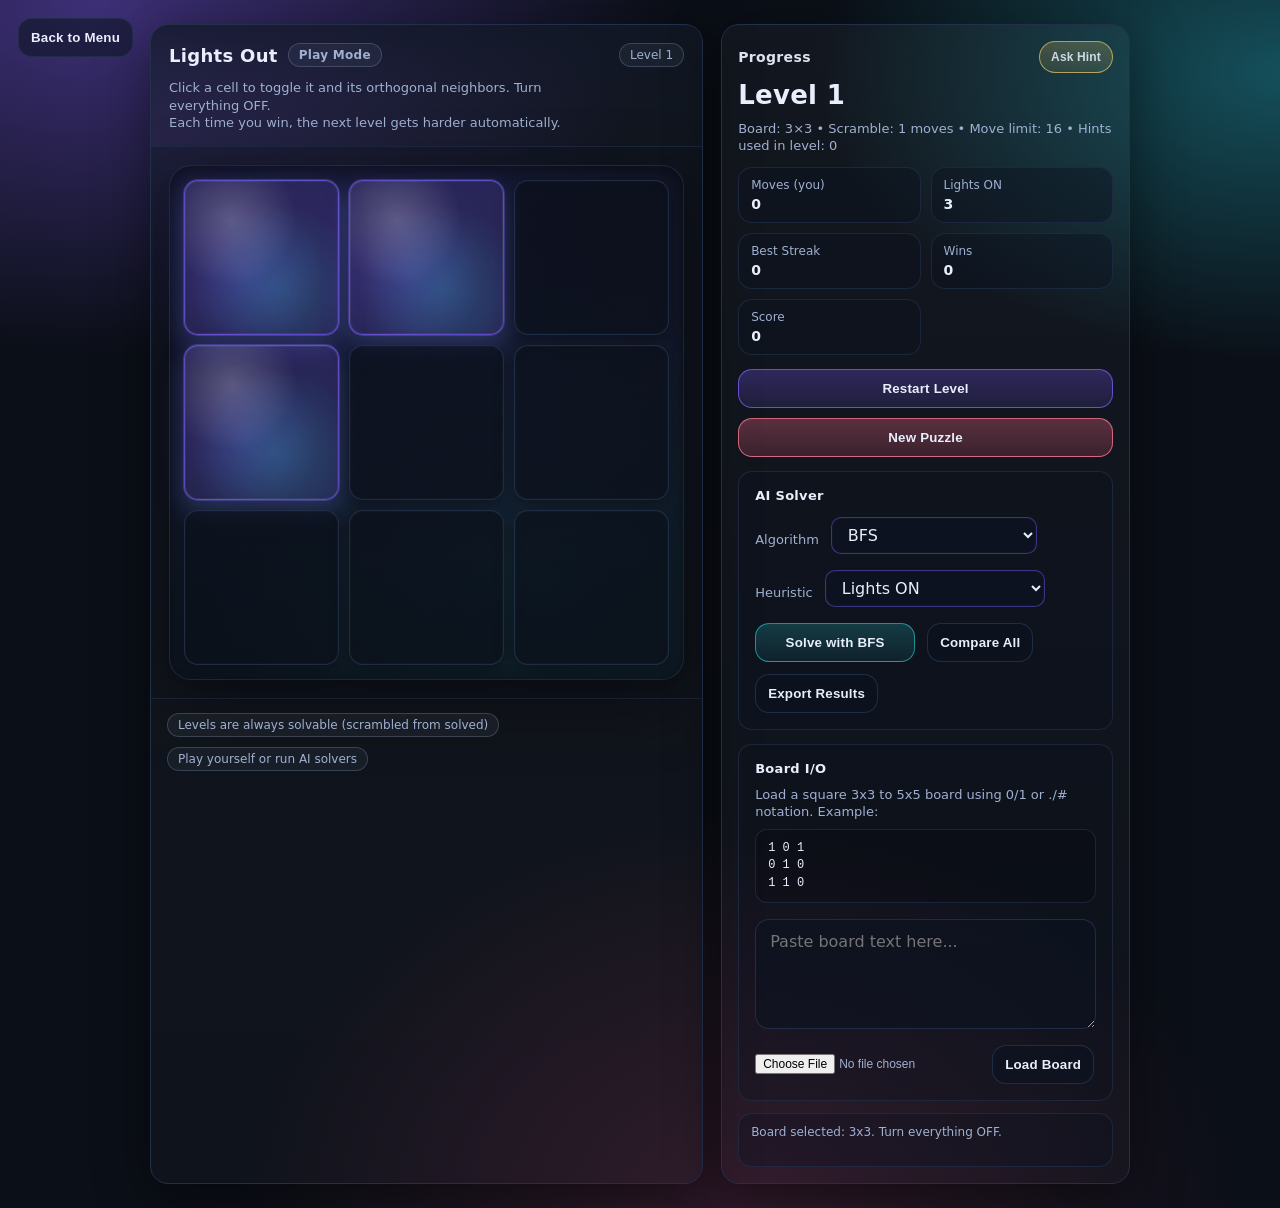
<file: lights-outnai/index.html>
<!doctype html>
<html lang="en">
<head>
  <meta charset="utf-8" />
  <meta name="viewport" content="width=device-width,initial-scale=1" />
  <title>Lights Out - Play Mode</title>
  <link rel="stylesheet" href="./assets/styles/main.css" />
</head>
<body>
  <div class="app" id="gameScreen">
    <button class="btn backFloating" id="backBtn">Back to Menu</button>

    <div class="card">
      <div class="header">
        <div>
          <div class="title">
            <h1>Lights Out <span class="badge">Play Mode</span></h1>
            <p class="subtitle">
              Click a cell to toggle it and its orthogonal neighbors. Turn everything OFF.<br>
              Each time you win, the next level gets harder automatically.
            </p>
          </div>
        </div>
        <div class="badge" id="status">Level 1</div>
      </div>

      <div class="gridWrap">
        <div class="grid" id="grid" style="--n:3"></div>
      </div>

      <div class="footerNote">
        <span class="pill">Levels are always solvable (scrambled from solved)</span>
        <span class="pill">Play yourself or run AI solvers</span>
      </div>
    </div>

    <div class="card panel">
      <div class="panelTopBar">
        <h2>Progress</h2>
        <button class="btn hint hintMini" id="hintBtn" title="Ask for a subtle hint">
          Ask Hint
        </button>
      </div>

      <div class="big" id="levelTitle">Level 1</div>
      <div class="muted" id="levelDesc">
        Board: 3×3 • Scramble: 6 moves • Move limit: 10 • Hints used in level: <span id="hintsStat">0</span>
      </div>

      <div class="stats">
        <div class="stat">
          <div class="k">Moves (you)</div>
          <div class="v" id="movesStat">0</div>
        </div>
        <div class="stat">
          <div class="k">Lights ON</div>
          <div class="v" id="onStat">0</div>
        </div>
        <div class="stat">
          <div class="k">Best Streak</div>
          <div class="v" id="bestStat">0</div>
        </div>
        <div class="stat">
          <div class="k">Wins</div>
          <div class="v" id="winsStat">0</div>
        </div>
        <div class="stat">
          <div class="k">Score</div>
          <div class="v" id="scoreStat">0</div>
        </div>
      </div>

      <div class="buttons">
        <button class="btn primary" id="restartBtn">Restart Level</button>
        <button class="btn danger" id="newBtn">New Puzzle</button>
      </div>

      <div class="aiSection">
        <h3>AI Solver</h3>

        <div class="aiActionRow">
          <label for="algorithmSelect" class="muted">Algorithm</label>
          <select id="algorithmSelect">
            <option value="bfs">BFS</option>
            <option value="dfs">DFS</option>
            <option value="ids">Iterative Deepening</option>
            <option value="ucs">Uniform Cost</option>
            <option value="greedy">Greedy</option>
            <option value="astar">A*</option>
            <option value="weighted-astar">Weighted A*</option>
          </select>
        </div>

        <div class="aiActionRow">
          <label for="heuristicSelect" class="muted">Heuristic</label>
          <select id="heuristicSelect">
            <option value="lights-on">Lights ON</option>
            <option value="active-lines">Active Rows + Cols</option>
            <option value="center-weighted">Center Weighted</option>
          </select>
        </div>

        <div class="aiActionRow">
          <button class="btn ai" id="solveBfsBtn">Solve Selected</button>
          <button class="btn" id="compareAllBtn">Compare All</button>
          <button class="btn" id="exportResultsBtn">Export Results</button>
          <div class="muted" id="aiStatus"></div>
        </div>

        <div id="aiResultPanel" class="hidden">
          <div class="aiStepControls">
            <div class="muted aiStepMeta" id="aiStepMeta">Step - / -</div>
            <button class="btn" id="aiPrevBtn" disabled>Previous AI Move</button>
            <button class="btn" id="aiNextBtn" disabled>Next AI Move</button>
          </div>

          <div class="stats aiStats">
            <div class="stat">
              <div class="k">Method</div>
              <div class="v" id="aiMethodStat">-</div>
            </div>
            <div class="stat">
              <div class="k">AI Moves</div>
              <div class="v" id="aiMovesStat">-</div>
            </div>
            <div class="stat">
              <div class="k">Time (ms)</div>
              <div class="v" id="aiTimeStat">-</div>
            </div>
            <div class="stat">
              <div class="k">Visited</div>
              <div class="v" id="aiVisitedStat">-</div>
            </div>
            <div class="stat">
              <div class="k">Expanded</div>
              <div class="v" id="aiExpandedStat">-</div>
            </div>
            <div class="stat">
              <div class="k">Max Queue</div>
              <div class="v" id="aiQueueStat">-</div>
            </div>
            <div class="stat">
              <div class="k">Memory</div>
              <div class="v" id="aiMemoryStat">-</div>
            </div>
          </div>

          <div class="aiNextLevelRow hidden" id="aiNextLevelRow">
            <button class="btn primary" id="nextLevelBtn">Go to Next Level</button>
          </div>
        </div>

        <div id="comparisonPanel" class="comparisonPanel hidden">
          <div class="comparisonHeader">
            <h4>Algorithm Comparison</h4>
            <div class="muted">Current board only</div>
          </div>

          <div class="comparisonTableWrap">
            <table class="comparisonTable">
              <thead>
                <tr>
                  <th>Method</th>
                  <th>Solved</th>
                  <th>Depth</th>
                  <th>Time (ms)</th>
                  <th>Visited</th>
                  <th>Expanded</th>
                  <th>Max Queue</th>
                  <th>Memory</th>
                </tr>
              </thead>
              <tbody id="comparisonBody"></tbody>
            </table>
          </div>
        </div>
      </div>

      <div class="ioSection">
        <h3>Board I/O</h3>
        <p class="muted ioHelp">
          Load a square 3x3 to 5x5 board using 0/1 or ./# notation. Example:
        </p>
        <pre class="ioExample">1 0 1
0 1 0
1 1 0</pre>

        <textarea id="boardTextInput" class="boardTextInput" placeholder="Paste board text here..."></textarea>

        <div class="ioActions">
          <input type="file" id="boardFileInput" accept=".txt,text/plain" />
          <button class="btn" id="loadBoardBtn">Load Board</button>
        </div>
      </div>

      <div class="toast" id="toast">
        Beat a level to increase difficulty automatically.
      </div>
    </div>
  </div>

  <script type="module" src="./js/app.js"></script>
</body>
</html>
</file>
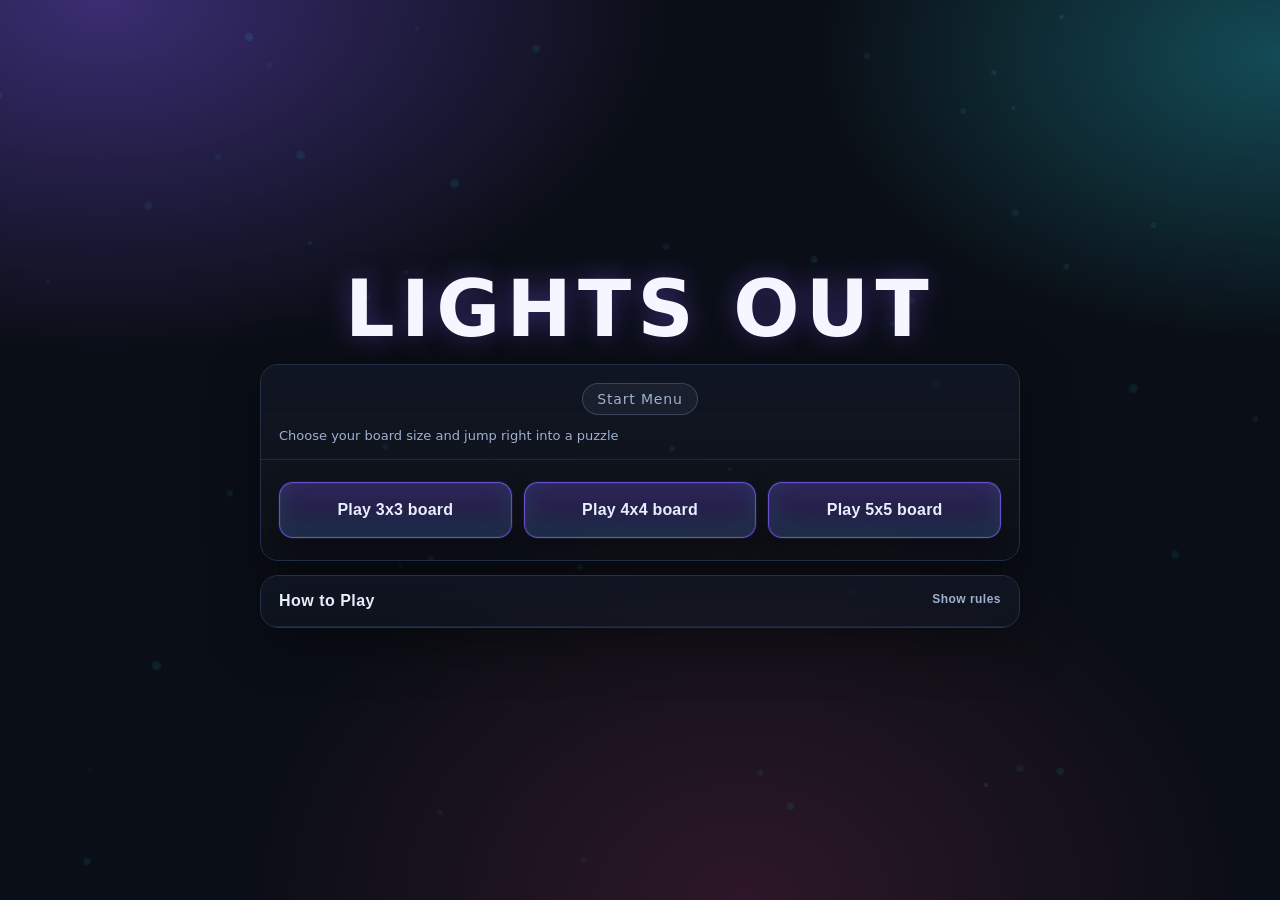
<file: lights-outnai/homepage.html>
<!doctype html>
<html lang="en">
<head>
  <meta charset="utf-8" />
  <meta name="viewport" content="width=device-width,initial-scale=1" />
  <title>Lights Out - Start Menu</title>
  <link rel="stylesheet" href="./assets/styles/main.css" />
</head>
<body class="menuHome">
  <canvas class="menuBackdrop" id="menuBackdrop" aria-hidden="true"></canvas>

  <div class="menuScreen" id="menuScreen">
    <div class="menuHero">
      <h1>Lights Out</h1>
    </div>

    <div class="card menuCard">
      <div class="header menuHeader">
        <div class="title menuTitle">
          <div class="badge menuBadge">Start Menu</div>
          <p class="subtitle menuSubtitle">
            Choose your board size and jump right into a puzzle
          </p>
        </div>
      </div>

      <div class="menuChoices">
        <button class="btn primary sizeChoice" data-size="3">Play 3x3 board</button>
        <button class="btn primary sizeChoice" data-size="4">Play 4x4 board</button>
        <button class="btn primary sizeChoice" data-size="5">Play 5x5 board</button>
      </div>
    </div>

    <div class="card howToCard">
      <button class="howToToggle" id="howToToggle" aria-expanded="false" aria-controls="howToContent">
        How to Play
      </button>

      <div class="howToContent" id="howToContent" hidden>
        
        <div class="howToSteps">
          <div class="howToStep">
            <div class="howToStepNum">1</div>
            <div>
              <h3>Pick a board</h3>
              <p>Start with 3×3 if you want something quick, then move up to 4×4 or 5×5 for a harder puzzle.</p>
            </div>
          </div>

          <div class="howToStep">
            <div class="howToStepNum">2</div>
            <div>
              <h3>Click lights</h3>
              <p>Press a cell to toggle it plus the four adjacent cells in a cross pattern.</p>
              <p>The board is solved when every square is dark, so you can use the pattern to work out the moves step by step.</p>
            </div>
          </div>

          <div class="howToStep">
            <div class="howToStepNum">3</div>
            <div>
              <h3>Finish the grid</h3>
              <p>Keep going until all lights are off. If you get stuck, use <strong>Ask Hint</strong> or try an AI solver.</p>
            </div>
          </div>
        </div>

        <div class="howToTips">
          <div class="howToTip">
            <strong>Tip:</strong> Order does not matter, so you can experiment freely.
          </div>
          <div class="howToTip">
            <strong>Tip:</strong> Clicking the same cell twice cancels itself out.
          </div>
          <div class="howToTip">
            <strong>Tip:</strong> If you get stuck, try solving row by row from the top, then use the AI solver or a hint.
          </div>
        </div>
      </div>
    </div>
  </div>

  <script type="module" src="./js/homepage.js"></script>
</body>
</html>
</file>
<file: lights-outnai/assets/styles/main.css>
:root{
  --bg:#0b0f17;
  --panel:#0f1624;
  --text:#e8eefc;
  --muted:#9fb0d0;
  --line:#22304a;
  --accent:#7c5cff;
  --accent2:#2de2e6;
  --danger:#ff4d6d;
  --ok:#2bd576;
  --shadow: 0 12px 55px rgba(0,0,0,.45);
  --radius:18px;
}
*{box-sizing:border-box}
body{
  margin:0;
  font-family: ui-sans-serif, system-ui, -apple-system, Segoe UI, Roboto, Helvetica, Arial;
  background:
    radial-gradient(1100px 680px at 8% 0%, rgba(67,51,130,.90), transparent 52%),
    radial-gradient(900px 560px at 100% 6%, rgba(24,104,116,.72), transparent 52%),
    radial-gradient(900px 700px at 58% 100%, rgba(74,32,55,.58), transparent 56%),
    radial-gradient(700px 420px at 50% 50%, rgba(10,13,24,.05), transparent 62%),
    var(--bg);
  color:var(--text);
  min-height:100vh;
  display:flex;
  align-items:center;
  justify-content:center;
  padding:24px;
}

body.menuHome{
  overflow-x:hidden;
  overflow-y:auto;
  background:
    radial-gradient(1100px 680px at 8% 0%, rgba(67,51,130,.90), transparent 52%),
    radial-gradient(900px 560px at 100% 6%, rgba(24,104,116,.72), transparent 52%),
    radial-gradient(900px 700px at 58% 100%, rgba(74,32,55,.58), transparent 56%),
    radial-gradient(700px 420px at 50% 50%, rgba(10,13,24,.05), transparent 62%),
    var(--bg);
}

body.menuHome .menuBackdrop{
  position:fixed;
  inset:0;
  width:100%;
  height:100%;
  z-index:0;
  pointer-events:none;
  opacity:.55;
}

body.menuHome .menuScreen{
  position:relative;
  z-index:1;
}

.app{
  width:min(980px, 100%);
  display:grid;
  grid-template-columns: 1.15fr .85fr;
  gap:18px;
}

.backFloating{
  position:fixed;
  top:18px;
  left:18px;
  z-index:20;
  width:auto;
  padding:10px 14px;
}
.hidden{display:none !important;}

.menuScreen{
  width:min(760px, 100%);
}

.menuHero{
  text-align:center;
  margin-bottom:18px;
}

.menuHero h1{
  margin:0;
  font-size:clamp(44px, 10vw, 78px);
  line-height:.95;
  letter-spacing:.08em;
  text-transform:uppercase;
  font-weight:900;
  color:#f4f7ff;
  text-shadow:
    0 0 26px rgba(124,92,255,.42),
    0 12px 30px rgba(0,0,0,.35);
}

.menuCard{
  display:flex;
  flex-direction:column;
  border-color: rgba(45,226,230,.20);
  box-shadow:
    0 0 0 1px rgba(45,226,230,.08),
    0 18px 60px rgba(0,0,0,.42),
    0 0 35px rgba(124,92,255,.12);
}

.menuHeader{
  justify-content:center;
}

.menuTitle{
  width:100%;
  text-align:center;
}

.menuBadge{
  margin:0 auto;
  font-size:14px;
  padding:7px 14px;
  letter-spacing:.05em;
}

.menuSubtitle{
  margin:12px 0 0;
  width:100%;
  font-size:16px;
  text-align:left;
}

.menuChoices{
  display:grid;
  grid-template-columns: repeat(3, 1fr);
  gap:12px;
  padding:22px 18px;
}

.sizeChoice{
  min-height:56px;
  font-size:16px;
  position:relative;
  overflow:hidden;
  isolation:isolate;
  letter-spacing:0;
  text-transform:none;
  display:block;
  padding:0 16px;
  border:1px solid rgba(45,226,230,.42);
  background:
    linear-gradient(180deg, rgba(124,92,255,.18), rgba(15,22,36,.82));
  box-shadow:
    inset 0 0 0 1px rgba(255,255,255,.04),
    inset 0 -14px 24px rgba(45,226,230,.10),
    0 0 0 1px rgba(124,92,255,.12),
    0 14px 30px rgba(0,0,0,.28);
}

.sizeChoice::before{
  content:"";
  position:absolute;
  inset:0;
  border-radius:inherit;
  background:
    radial-gradient(140px 90px at 50% 90%, rgba(255,255,255,.30), transparent 58%),
    radial-gradient(170px 120px at 50% 100%, rgba(45,226,230,.24), transparent 65%),
    linear-gradient(180deg, rgba(255,255,255,.06), transparent 55%);
  opacity:0;
  transition: opacity .22s ease;
  pointer-events:none;
  z-index:0;
}

.sizeChoice > *{
  position:relative;
  z-index:1;
}

.sizeChoice:hover,
.sizeChoice:focus-visible{
  border-color: rgba(45,226,230,.86);
  background:
    linear-gradient(180deg, rgba(124,92,255,.32), rgba(45,226,230,.22));
  box-shadow:
    inset 0 0 18px rgba(255,255,255,.12),
    inset 0 -16px 28px rgba(45,226,230,.24),
    0 0 0 1px rgba(45,226,230,.38),
    0 0 30px rgba(45,226,230,.34),
    0 10px 26px rgba(0,0,0,.28);
}

.sizeChoice:hover::before,
.sizeChoice:focus-visible::before{
  opacity:1;
}

.sizeChoice:active{
  transform:translateY(1px);
}

.sizeChoice:focus-visible{
  outline:none;
  box-shadow:
    inset 0 0 18px rgba(255,255,255,.12),
    inset 0 -16px 28px rgba(45,226,230,.24),
    0 0 0 1px rgba(45,226,230,.38),
    0 0 30px rgba(45,226,230,.34),
    0 0 0 3px rgba(45,226,230,.12),
    0 10px 26px rgba(0,0,0,.28);
}

.howToCard{
  margin-top:14px;
  border-color: rgba(45,226,230,.14);
  box-shadow: 0 14px 45px rgba(0,0,0,.28);
}

.howToToggle{
  width:100%;
  text-align:left;
  border:none;
  border-bottom:1px solid rgba(34,48,74,.7);
  background:linear-gradient(180deg, rgba(15,22,36,.75), rgba(15,22,36,.25));
  color:var(--text);
  padding:16px 18px;
  font-size:16px;
  font-weight:800;
  letter-spacing:.03em;
  cursor:pointer;
}

.howToToggle::after{
  content:"Show rules";
  float:right;
  font-size:12px;
  color:var(--muted);
  font-weight:600;
}

.howToToggle[aria-expanded="true"]::after{
  content:"Hide rules";
}

.howToContent{
  padding:18px;
  color:var(--muted);
  font-size:14px;
  line-height:1.5;
}

.howToLead{
  margin:0 0 14px;
  color:var(--text);
  font-size:15px;
  line-height:1.55;
}

.howToSteps{
  display:grid;
  gap:12px;
  margin-bottom:14px;
}

.howToStep{
  display:grid;
  grid-template-columns: 36px 1fr;
  gap:12px;
  align-items:start;
  padding:12px 14px;
  border:1px solid rgba(34,48,74,.72);
  border-radius:14px;
  background:linear-gradient(180deg, rgba(15,22,36,.72), rgba(15,22,36,.34));
}

.howToStepNum{
  width:36px;
  height:36px;
  display:flex;
  align-items:center;
  justify-content:center;
  border-radius:999px;
  background:linear-gradient(180deg, rgba(124,92,255,.34), rgba(45,226,230,.20));
  border:1px solid rgba(45,226,230,.28);
  color:#f4f7ff;
  font-weight:800;
  font-size:14px;
}

.howToStep h3{
  color:var(--text);
  margin:0 0 4px;
  font-size:15px;
}

.howToStep p{
  margin:0;
}

.howToTips{
  display:grid;
  gap:10px;
}

.howToTip{
  padding:11px 14px;
  border-radius:12px;
  border:1px solid rgba(255,255,255,.06);
  background:rgba(255,255,255,.03);
  color:var(--muted);
}

.howToContent strong{
  color:var(--text);
}

@media (max-width: 900px){
  .app{grid-template-columns:1fr}
  .menuChoices{grid-template-columns:1fr}
  .menuHero h1{font-size:clamp(36px, 14vw, 56px)}
  .backFloating{
    top:12px;
    left:12px;
    padding:9px 12px;
    font-size:13px;
  }
}

.card{
  background:linear-gradient(180deg, rgba(255,255,255,.03), rgba(255,255,255,.015));
  border:1px solid var(--line);
  border-radius:var(--radius);
  box-shadow: var(--shadow);
  overflow:hidden;
}

.header{
  padding:18px 18px 14px;
  display:flex;
  align-items:flex-start;
  justify-content:space-between;
  gap:12px;
  border-bottom:1px solid rgba(34,48,74,.7);
  background:linear-gradient(180deg, rgba(15,22,36,.75), rgba(15,22,36,.25));
}

.title h1{
  margin:0;
  font-size:18px;
  letter-spacing:.3px;
  display:flex;
  align-items:center;
  gap:10px;
}

.subtitle{
  margin:12px 0 0;
  color:var(--muted);
  font-size:13px;
  line-height:1.35;
  max-width: 72ch;
}

.badge{
  font-size:12px;
  color:var(--muted);
  border:1px solid rgba(159,176,208,.25);
  background:rgba(159,176,208,.07);
  padding:4px 10px;
  border-radius:999px;
  width:max-content;
  white-space:nowrap;
}

.badge.good{
  border-color: rgba(43,213,118,.55);
  background: rgba(43,213,118,.10);
  color: var(--ok);
  font-weight:700;
}

.menuTitle .menuBadge{
  font-size:14px;
  padding:7px 14px;
  letter-spacing:.06em;
}

.gridWrap{
  padding:18px;
  display:flex;
  justify-content:center;
  align-items:center;
  background:linear-gradient(180deg, rgba(12,19,32,.5), rgba(12,19,32,.15));
}

.grid{
  --n:5;
  display:grid;
  grid-template-columns: repeat(var(--n), 1fr);
  grid-template-rows: repeat(var(--n), 1fr);
  gap:10px;
  width:min(520px, 92vw);
  aspect-ratio: 1 / 1;
  padding:14px;
  border-radius:22px;
  border:1px solid rgba(34,48,74,.7);
  background: radial-gradient(900px 600px at 40% 20%, rgba(124,92,255,.10), transparent 60%),
              radial-gradient(700px 500px at 70% 80%, rgba(45,226,230,.08), transparent 60%),
              rgba(15,22,36,.55);
  box-shadow: inset 0 8px 16px rgba(0,0,0,.3), inset 0 -4px 12px rgba(0,0,0,.2), 0 20px 70px rgba(0,0,0,.40);
}

.cell{
  width:100%;
  height:100%;
  min-width:0;
  min-height:0;
  border-radius:14px;
  border:1px solid rgba(34,48,74,.9);
  background:rgba(10,14,24,.65);
  box-shadow:
    inset 0 0 0 1px rgba(255,255,255,.02),
    0 6px 18px rgba(0,0,0,.35);
  cursor:pointer;
  position:relative;
  transition: transform .08s ease, background .2s ease, border-color .2s ease, box-shadow .2s ease;
  outline:none;
}

.cell:active{ transform: translateY(1px) scale(.99); }

.cell.on{
  background:
    radial-gradient(120px 120px at 30% 25%, rgba(255,255,255,.22), transparent 55%),
    radial-gradient(140px 140px at 60% 70%, rgba(45,226,230,.20), transparent 60%),
    radial-gradient(120px 120px at 40% 60%, rgba(124,92,255,.24), transparent 62%),
    rgba(124,92,255,.18);
  border-color: rgba(124,92,255,.65);
  box-shadow:
    0 0 0 1px rgba(124,92,255,.35),
    0 12px 30px rgba(124,92,255,.20),
    0 10px 24px rgba(45,226,230,.08),
    inset 0 0 0 1px rgba(255,255,255,.06);
}

.cell.hint{
  border-color: rgba(255,214,102,.88);
  box-shadow:
    0 0 0 1px rgba(255,214,102,.55),
    0 0 20px rgba(255,214,102,.32),
    inset 0 0 0 1px rgba(255,255,255,.10);
}

.panel{
  padding:16px;
}

.panelTopBar{
  display:flex;
  align-items:center;
  justify-content:space-between;
  gap:12px;
  margin-bottom:8px;
}

.panel h2{
  margin:0;
  font-size:14px;
  letter-spacing:.35px;
  color:var(--text);
  opacity:.95;
}

.big{
  font-size:26px;
  font-weight:800;
  letter-spacing:.3px;
  margin:2px 0 10px;
  line-height:1.1;
}

.muted{
  color:var(--muted);
  font-size:13px;
  line-height:1.35;
}

.stats{
  display:grid;
  grid-template-columns: 1fr 1fr;
  gap:10px;
  margin-top:12px;
}

.stat{
  border:1px solid rgba(34,48,74,.7);
  background: rgba(12,19,32,.45);
  border-radius:14px;
  padding:10px 12px;
}

.stat .k{
  font-size:12px;
  color:var(--muted);
  margin-bottom:4px;
}

.stat .v{
  font-size:14px;
  font-weight:800;
  letter-spacing:.2px;
}

.buttons{
  display:grid;
  grid-template-columns: 1fr;
  gap:10px;
  margin-top:14px;
}

.aiSection{
  margin-top:14px;
  padding:16px;
  border:1px solid rgba(34,48,74,.7);
  border-radius:14px;
  background:rgba(12,19,32,.36);
}

.aiSection h3{
  margin:0 0 14px;
  font-size:13px;
  letter-spacing:.3px;
}

.aiSection .muted{
  margin-top:9px;
}

#aiStatus{
  margin-top:0;
  display:flex;
  align-items:center;
  flex-wrap:wrap;
  gap:8px;
  min-height:38px;
}

.aiSolvedHighlight{
  display:inline-flex;
  align-items:center;
  padding:7px 11px;
  border-radius:999px;
  border:1px solid rgba(138,214,172,.52);
  background: rgba(148,225,183,.20);
  color:#dbf8e8;
  font-weight:800;
  letter-spacing:.25px;
}

.aiActionRow{
  display:flex;
  align-items:center;
  gap:12px;
  flex-wrap:wrap;
  margin-top:12px;
}

.aiActionRow:first-of-type{
  margin-top:0;
}

.aiActionRow + .aiActionRow{
  margin-top:16px;
}

.btn.ai{
  border-color: rgba(45,226,230,.55);
  background: linear-gradient(180deg, rgba(45,226,230,.2), rgba(45,226,230,.08));
  min-width:160px;
}

.btn.ai:disabled{
  border-color: rgba(138,214,172,.55);
  background: linear-gradient(180deg, rgba(148,225,183,.28), rgba(148,225,183,.14));
  color:#dff6ea;
  cursor:not-allowed;
  box-shadow:none;
}

.aiStats{
  margin-top:14px;
}

.aiStepControls{
  margin-top:14px;
  display:grid;
  grid-template-columns: 1fr 1fr;
  gap:10px;
}

.aiStepMeta{
  grid-column: 1 / -1;
  margin:0 2px 6px;
  font-size:12px;
}

.aiStepControls .btn{
  padding:9px 10px;
  font-size:13px;
}

.aiNextLevelRow{
  margin-top:14px;
  display:flex;
}

.aiNextLevelRow .btn{
  width:100%;
}

.btn{
  user-select:none;
  border-radius:14px;
  border:1px solid rgba(34,48,74,.9);
  padding:11px 12px;
  background:rgba(12,19,32,.55);
  color:var(--text);
  cursor:pointer;
  transition: transform .08s ease, border-color .2s ease, background .2s ease, box-shadow .2s ease;
  font-weight:700;
  letter-spacing:.2px;
}

.btn:hover{
  border-color: rgba(124,92,255,.55);
  box-shadow: 0 10px 26px rgba(0,0,0,.28);
}

.btn:active{ transform: translateY(1px); }

.btn.primary{
  border-color: rgba(124,92,255,.75);
  background: linear-gradient(180deg, rgba(124,92,255,.28), rgba(124,92,255,.14));
}

.btn.hint{
  border-color: rgba(255,214,102,.72);
  background: linear-gradient(180deg, rgba(255,214,102,.24), rgba(255,214,102,.12));
}

.btn.danger{
  border-color: rgba(255,120,145,.78);
  background: linear-gradient(180deg, rgba(255,112,140,.30), rgba(255,92,126,.18));
}

.hintMini{
  width:auto;
  min-width:0;
  padding:8px 11px;
  font-size:12px;
  font-weight:700;
  letter-spacing:.15px;
  border-radius:999px;
  opacity:.88;
}

.hintMini:hover{
  opacity:1;
}

.hintsHighlight{
  font-weight:700;
  color:#ffd666;
}

.toast{
  margin-top:12px;
  border:1px solid rgba(34,48,74,.7);
  background: rgba(12,19,32,.35);
  border-radius:14px;
  padding:10px 12px;
  color:var(--muted);
  font-size:12px;
  line-height:1.45;
  min-height:54px;
  white-space:pre-wrap;
}

.toast .ok{ color:var(--ok); font-weight:800; }

.footerNote{
  padding:14px 16px;
  border-top:1px solid rgba(34,48,74,.7);
  color:var(--muted);
  font-size:12px;
  display:flex;
  justify-content:space-between;
  gap:10px;
  flex-wrap:wrap;
}

.pill{
  border:1px solid rgba(159,176,208,.25);
  background:rgba(159,176,208,.07);
  padding:4px 10px;
  border-radius:999px;
  color:var(--muted);
}

#algorithmSelect {
  min-width: 200px;
  border-radius: 10px;
  border: 1px solid rgba(124,92,255,.45);
  background: rgba(12,19,32,.75);
  color: var(--text);
  padding: 7px 12px;
  font: inherit;
  outline: none;
  box-shadow: inset 0 0 0 1px rgba(255,255,255,.02);
}

#algorithmSelect:hover {
  border-color: rgba(124,92,255,.65);
}

#algorithmSelect:focus {
  border-color: rgba(45,226,230,.7);
  box-shadow: 0 0 0 3px rgba(45,226,230,.12);
}

#aiResultPanel{
  margin-top:16px;
}

.comparisonPanel{
  margin-top:16px;
  padding-top:14px;
  border-top:1px solid rgba(34,48,74,.7);
}

.comparisonHeader{
  display:flex;
  align-items:center;
  justify-content:space-between;
  gap:12px;
  margin-bottom:10px;
}

.comparisonHeader h4{
  margin:0;
  font-size:13px;
  letter-spacing:.3px;
}

.comparisonTableWrap{
  overflow-x:auto;
  border:1px solid rgba(34,48,74,.7);
  border-radius:14px;
  background:rgba(12,19,32,.36);
}

.comparisonTable{
  width:100%;
  border-collapse:collapse;
  min-width:760px;
}

.comparisonTable th,
.comparisonTable td{
  padding:10px 12px;
  text-align:left;
  font-size:12px;
  border-bottom:1px solid rgba(34,48,74,.55);
}

.comparisonTable th{
  color:var(--muted);
  font-weight:700;
  background:rgba(255,255,255,.02);
}

.comparisonTable td{
  color:var(--text);
}

.comparisonTable tbody tr:last-child td{
  border-bottom:none;
}

.badge.bad{
  border-color: rgba(255,120,145,.65);
  background: rgba(255,92,126,.12);
  color: #ffb5c3;
  font-weight:700;
}

.ioSection{
  margin-top:14px;
  padding:16px;
  border:1px solid rgba(34,48,74,.7);
  border-radius:14px;
  background:rgba(12,19,32,.30);
}

.ioSection h3{
  margin:0 0 10px;
  font-size:13px;
  letter-spacing:.3px;
}

.ioHelp{
  margin:0 0 8px;
}

.ioExample{
  margin:0 0 10px;
  padding:10px 12px;
  border-radius:12px;
  border:1px solid rgba(34,48,74,.7);
  background:rgba(0,0,0,.18);
  color:var(--text);
  font-size:12px;
  line-height:1.45;
  overflow:auto;
}

.boardTextInput{
  width:100%;
  min-height:110px;
  resize:vertical;
  border-radius:14px;
  border:1px solid rgba(34,48,74,.9);
  background:rgba(12,19,32,.55);
  color:var(--text);
  padding:12px 14px;
  font: inherit;
  outline:none;
  margin-top:6px;
}

.boardTextInput:focus{
  border-color: rgba(45,226,230,.7);
  box-shadow: 0 0 0 3px rgba(45,226,230,.12);
}

.ioActions{
  display:flex;
  gap:10px;
  flex-wrap:wrap;
  align-items:center;
  margin-top:12px;
}

#boardFileInput{
  color:var(--muted);
  font-size:12px;
}

#heuristicSelect{
  min-width: 220px;
  border-radius: 10px;
  border: 1px solid rgba(124,92,255,.45);
  background: rgba(12,19,32,.75);
  color: var(--text);
  padding: 7px 12px;
  font: inherit;
  outline: none;
  box-shadow: inset 0 0 0 1px rgba(255,255,255,.02);
}

#heuristicSelect:hover{
  border-color: rgba(124,92,255,.65);
}

#heuristicSelect:focus{
  border-color: rgba(45,226,230,.7);
  box-shadow: 0 0 0 3px rgba(45,226,230,.12);
}
</file>
